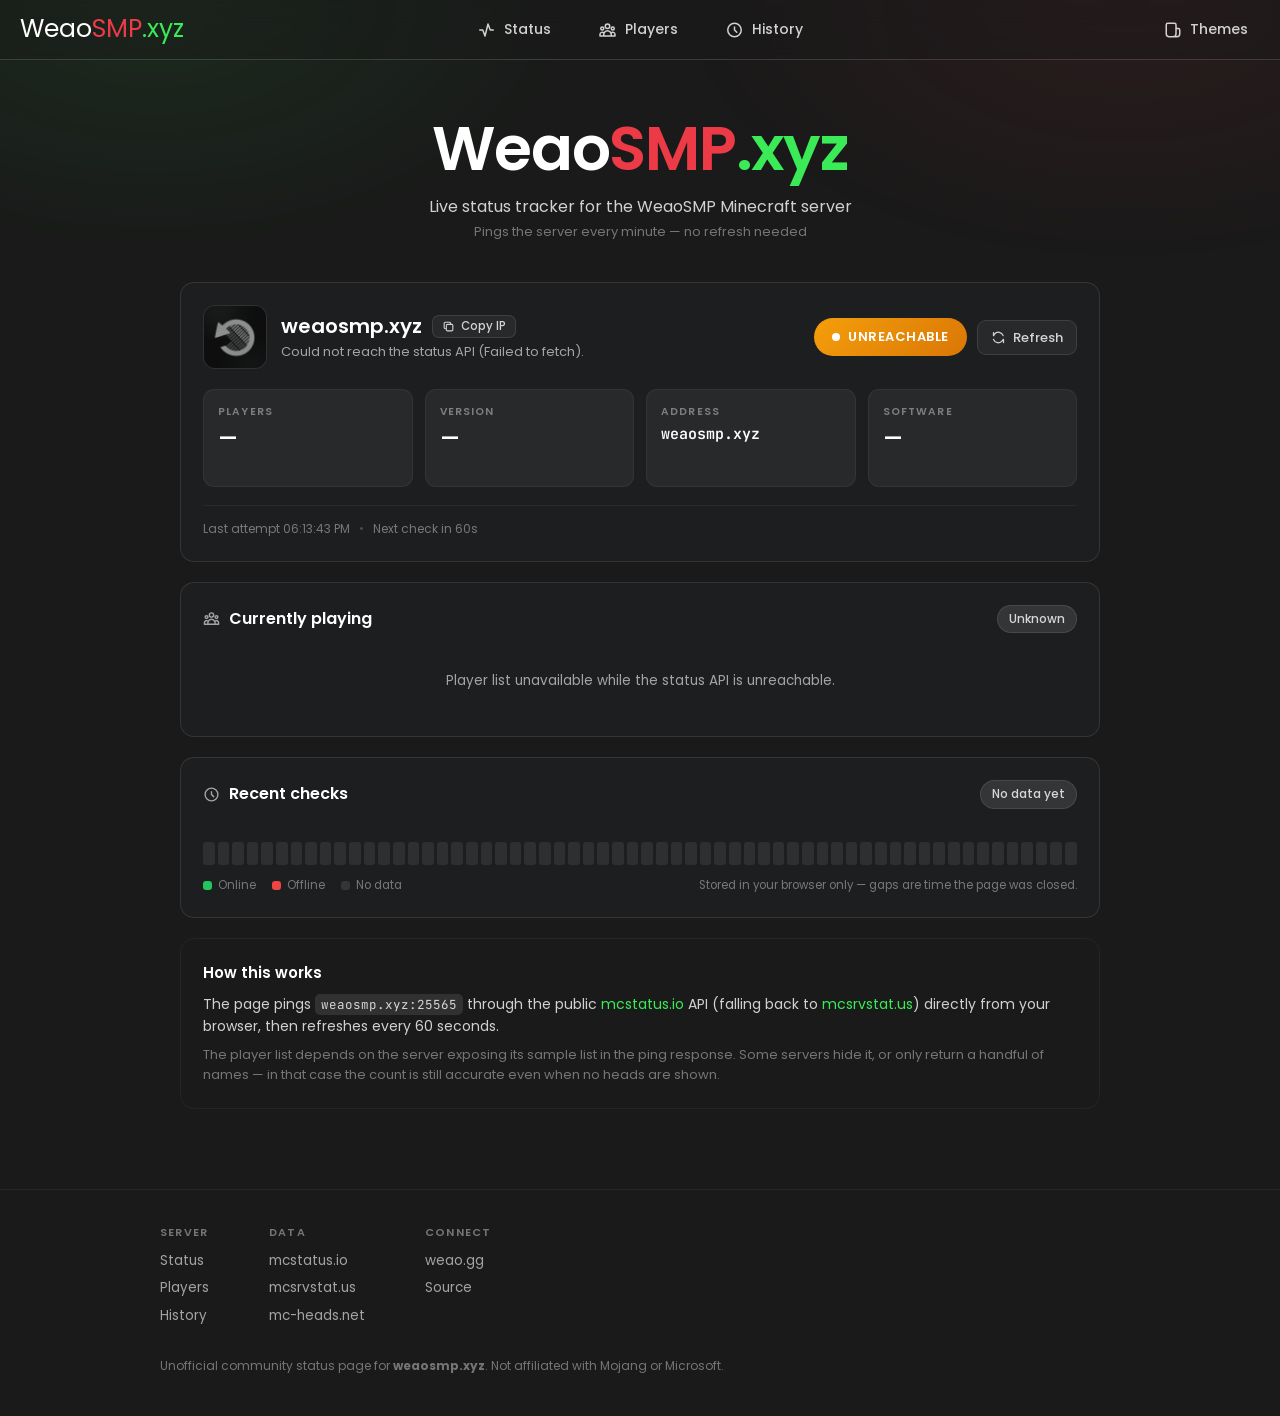
<file: index.html>
<!DOCTYPE html>
<html lang="en" class="dark" data-theme="dark">
<head>
<meta charset="utf-8" />
<meta name="viewport" content="width=device-width, initial-scale=1, maximum-scale=5, viewport-fit=cover" />
<title>WeaoSMP.xyz &mdash; Server Status</title>
<meta name="description" content="Live status for the weaosmp.xyz Minecraft server — who is playing right now, player count, version, MOTD and uptime history." />
<link rel="canonical" href="https://mireyacs.github.io/weaosmp-status/" />

<!-- Discord tints an embed's left bar with the first theme-color it finds, so
     that one is WEAO green. Browsers prefer a media-matched tag, which keeps
     the mobile address bar the same dark as the page. -->
<meta name="theme-color" content="#3bea57" />
<meta name="theme-color" content="#1a1a1a" media="(prefers-color-scheme: dark)" />
<meta name="theme-color" content="#1a1a1a" media="(prefers-color-scheme: light)" />

<!-- Open Graph — Discord, Slack, iMessage, Facebook. Absolute URLs only:
     scrapers do not resolve relative ones. -->
<meta property="og:site_name" content="WeaoSMP.xyz" />
<meta property="og:type" content="website" />
<meta property="og:url" content="https://mireyacs.github.io/weaosmp-status/" />
<meta property="og:title" content="WeaoSMP.xyz — Minecraft Server Status" />
<meta property="og:description" content="Live status for weaosmp.xyz — who is playing right now, player count, version, MOTD and uptime history. Refreshes every 60 seconds." />
<meta property="og:locale" content="en_US" />
<meta property="og:image" content="https://mireyacs.github.io/weaosmp-status/assets/img/og-image.png" />
<meta property="og:image:secure_url" content="https://mireyacs.github.io/weaosmp-status/assets/img/og-image.png" />
<meta property="og:image:type" content="image/png" />
<meta property="og:image:width" content="1200" />
<meta property="og:image:height" content="630" />
<meta property="og:image:alt" content="WeaoSMP.xyz — Minecraft server status tracker" />

<!-- Twitter/X card tags; Discord also reads twitter:card to decide between a
     thumbnail and a full-width image. -->
<meta name="twitter:card" content="summary_large_image" />
<meta name="twitter:title" content="WeaoSMP.xyz — Minecraft Server Status" />
<meta name="twitter:description" content="Live status for weaosmp.xyz — who is playing right now, player count, version, MOTD and uptime history." />
<meta name="twitter:image" content="https://mireyacs.github.io/weaosmp-status/assets/img/og-image.png" />
<meta name="twitter:image:alt" content="WeaoSMP.xyz — Minecraft server status tracker" />
<link rel="preconnect" href="https://fonts.googleapis.com" />
<link rel="preconnect" href="https://fonts.gstatic.com" crossorigin />
<link href="https://fonts.googleapis.com/css2?family=Poppins:wght@300;400;500;600;700&family=Rubik:wght@300;400;500;600;700&family=JetBrains+Mono:wght@400;500&display=swap" rel="stylesheet" />
<link rel="stylesheet" href="assets/css/style.css" />
<link rel="icon" href="assets/img/favicon.ico" sizes="any" />
<link rel="apple-touch-icon" href="assets/img/apple-touch-icon.png" />
</head>
<body class="antialiased dark" data-theme="dark">

<div class="bg-gradient" aria-hidden="true"></div>
<div class="rain" id="rain" aria-hidden="true"></div>

<header class="topbar">
  <div class="topbar-logo">
    <a class="logo" href="./"><span>Weao</span><span class="logo-red">SMP</span><span class="logo-green">.xyz</span></a>
  </div>

  <nav class="topbar-nav">
    <a class="nav-item" href="#status">
      <svg class="nav-icon" viewBox="0 0 24 24" fill="none" stroke="currentColor" stroke-width="2" aria-hidden="true"><path stroke-linecap="round" stroke-linejoin="round" d="M3 12h4l3 8 4-16 3 8h4"/></svg>
      <span data-i18n="nav.status">Status</span>
    </a>
    <a class="nav-item" href="#players">
      <svg class="nav-icon" viewBox="0 0 24 24" fill="none" stroke="currentColor" stroke-width="2" aria-hidden="true"><path stroke-linecap="round" stroke-linejoin="round" d="M17 20h5v-2a3 3 0 00-5.4-1.8M17 20H7m10 0v-2c0-.7-.1-1.3-.4-1.8M7 20H2v-2a3 3 0 015.4-1.8M7 20v-2c0-.7.1-1.3.4-1.8m0 0a5 5 0 019.2 0M15 7a3 3 0 11-6 0 3 3 0 016 0zm6 3a2 2 0 11-4 0 2 2 0 014 0zM7 10a2 2 0 11-4 0 2 2 0 014 0z"/></svg>
      <span data-i18n="nav.players">Players</span>
    </a>
    <a class="nav-item" href="#history">
      <svg class="nav-icon" viewBox="0 0 24 24" fill="none" stroke="currentColor" stroke-width="2" aria-hidden="true"><path stroke-linecap="round" stroke-linejoin="round" d="M12 8v4l3 3m6-3a9 9 0 11-18 0 9 9 0 0118 0z"/></svg>
      <span data-i18n="nav.history">History</span>
    </a>
  </nav>

  <div class="topbar-actions">
    <button class="nav-item theme-btn" id="theme-btn" type="button" data-i18n-aria-label="nav.themes" aria-label="Change theme" aria-haspopup="true" aria-expanded="false">
      <svg class="nav-icon" viewBox="0 0 24 24" fill="none" stroke="currentColor" stroke-width="2" aria-hidden="true"><path stroke-linecap="round" stroke-linejoin="round" d="M7 21a4 4 0 01-4-4V5a2 2 0 012-2h9a2 2 0 012 2v12a4 4 0 01-4 4H7zm0 0h10a4 4 0 004-4v-5a2 2 0 00-2-2h-2"/></svg>
      <span data-i18n="nav.themes">Themes</span>
    </button>
    <div class="theme-menu" id="theme-menu" role="menu" hidden></div>
  </div>
</header>

<main class="page">

  <section class="hero">
    <h1 class="hero-title"><span>Weao</span><span class="logo-red">SMP</span><span class="logo-green">.xyz</span></h1>
    <p class="hero-sub" data-i18n="hero.sub">Live status tracker for the WeaoSMP Minecraft server</p>
    <p class="hero-sub-alt" data-i18n="hero.subAlt">Pings the server every minute &mdash; no refresh needed</p>
  </section>

  <!-- ===== STATUS ===== -->
  <section id="status" class="card status-card" aria-busy="true">
    <div class="status-head">
      <div class="status-identity">
        <img class="server-icon is-down" id="server-icon" src="assets/img/server-icon.webp"
             alt="WeaoSMP server icon" width="64" height="64" />
        <div class="status-identity-text">
          <div class="status-host">
            <span id="host-label">weaosmp.xyz</span>
            <button class="copy-btn" id="copy-btn" type="button" data-i18n-title="status.copyTitle" title="Copy server address">
              <svg viewBox="0 0 24 24" fill="none" stroke="currentColor" stroke-width="2" aria-hidden="true"><path stroke-linecap="round" stroke-linejoin="round" d="M8 16H6a2 2 0 01-2-2V6a2 2 0 012-2h8a2 2 0 012 2v2m-6 12h8a2 2 0 002-2v-8a2 2 0 00-2-2h-8a2 2 0 00-2 2v8a2 2 0 002 2z"/></svg>
              <span data-i18n="status.copyIp">Copy IP</span>
            </button>
          </div>
          <div class="status-sub" id="status-sub" data-i18n="status.contacting">Contacting the server&hellip;</div>
        </div>
      </div>

      <div class="status-right">
        <span class="status-badge is-checking" id="status-badge">
          <span class="status-dot"></span><span id="status-badge-text" data-i18n="status.checking">Checking</span>
        </span>
        <button class="refresh-btn" id="refresh-btn" type="button" data-i18n-title="status.refreshTitle" title="Refresh now">
          <svg class="refresh-icon" viewBox="0 0 24 24" fill="none" stroke="currentColor" stroke-width="2" aria-hidden="true"><path stroke-linecap="round" stroke-linejoin="round" d="M4 4v5h.6M20 20v-5h-.6M19.4 9A8 8 0 005.6 6.6L4 9m0 6a8 8 0 0013.8 2.4L20 15"/></svg>
          <span id="refresh-label" data-i18n="status.refresh">Refresh</span>
        </button>
      </div>
    </div>

    <div class="motd-wrap" id="motd-wrap" hidden>
      <div class="motd-label" data-i18n="status.motd">MOTD</div>
      <pre class="motd" id="motd"></pre>
    </div>

    <div class="stat-grid" id="stat-grid">
      <div class="stat"><div class="stat-label" data-i18n="stat.players">Players</div><div class="stat-value" id="stat-players">&mdash;</div><div class="stat-meta" id="stat-players-meta">&nbsp;</div></div>
      <div class="stat"><div class="stat-label" data-i18n="stat.version">Version</div><div class="stat-value" id="stat-version">&mdash;</div><div class="stat-meta" id="stat-protocol">&nbsp;</div></div>
      <div class="stat"><div class="stat-label" data-i18n="stat.address">Address</div><div class="stat-value mono" id="stat-address">weaosmp.xyz</div><div class="stat-meta mono" id="stat-ip">&nbsp;</div></div>
      <div class="stat"><div class="stat-label" data-i18n="stat.software">Software</div><div class="stat-value" id="stat-software">&mdash;</div><div class="stat-meta" id="stat-plugins">&nbsp;</div></div>
    </div>

    <div class="capacity" id="capacity" hidden>
      <div class="capacity-head"><span data-i18n="status.capacity">Server capacity</span><span id="capacity-pct">0%</span></div>
      <div class="capacity-bar"><div class="capacity-fill" id="capacity-fill" style="width:0%"></div></div>
    </div>

    <div class="status-foot">
      <span id="last-checked">Never checked</span>
      <span class="dot-sep">&bull;</span>
      <span id="next-check"></span>
    </div>
  </section>

  <!-- ===== PLAYERS ===== -->
  <section id="players" class="card">
    <div class="card-head">
      <h2 class="card-title">
        <svg class="card-icon" viewBox="0 0 24 24" fill="none" stroke="currentColor" stroke-width="2" aria-hidden="true"><path stroke-linecap="round" stroke-linejoin="round" d="M17 20h5v-2a3 3 0 00-5.4-1.8M17 20H7m10 0v-2c0-.7-.1-1.3-.4-1.8M7 20H2v-2a3 3 0 015.4-1.8M7 20v-2c0-.7.1-1.3.4-1.8m0 0a5 5 0 019.2 0M15 7a3 3 0 11-6 0 3 3 0 016 0zm6 3a2 2 0 11-4 0 2 2 0 014 0zM7 10a2 2 0 11-4 0 2 2 0 014 0z"/></svg>
        <span data-i18n="players.title">Currently playing</span>
      </h2>
      <span class="pill" id="players-pill">&mdash;</span>
    </div>
    <div class="player-grid" id="player-grid"></div>
    <p class="empty" id="players-empty" data-i18n="players.waiting">Waiting for the first ping&hellip;</p>
  </section>

  <!-- ===== HISTORY ===== -->
  <section id="history" class="card">
    <div class="card-head">
      <h2 class="card-title">
        <svg class="card-icon" viewBox="0 0 24 24" fill="none" stroke="currentColor" stroke-width="2" aria-hidden="true"><path stroke-linecap="round" stroke-linejoin="round" d="M12 8v4l3 3m6-3a9 9 0 11-18 0 9 9 0 0118 0z"/></svg>
        <span data-i18n="history.title">Recent checks</span>
      </h2>
      <span class="pill" id="uptime-pill">&mdash;</span>
    </div>
    <div class="uptime-strip" id="uptime-strip"></div>
    <div class="uptime-legend">
      <span><i class="sw sw-up"></i> <span data-i18n="history.online">Online</span></span>
      <span><i class="sw sw-down"></i> <span data-i18n="history.offline">Offline</span></span>
      <span><i class="sw sw-none"></i> <span data-i18n="history.noData">No data</span></span>
      <span class="uptime-note" data-i18n="history.note">Stored in your browser only &mdash; gaps are time the page was closed.</span>
    </div>
    <div class="spark-wrap" id="spark-wrap" hidden>
      <div class="spark-head"><span data-i18n="history.spark">Player count over time</span><span id="spark-peak"></span></div>
      <svg class="spark" id="spark" viewBox="0 0 600 90" preserveAspectRatio="none" aria-hidden="true"></svg>
    </div>
  </section>

  <section class="how card card-quiet">
    <h2 class="card-title small" data-i18n="how.title">How this works</h2>
    <p data-i18n-html="how.body">The page pings <code>weaosmp.xyz:25565</code> through the public
      <a href="https://mcstatus.io" target="_blank" rel="noopener noreferrer">mcstatus.io</a> API
      (falling back to <a href="https://mcsrvstat.us" target="_blank" rel="noopener noreferrer">mcsrvstat.us</a>) directly from your browser,
      then refreshes every 60 seconds.</p>
    <p class="muted" data-i18n="how.caveat">The player list depends on the server exposing its sample list in the ping response. Some servers hide it, or only return a handful of names &mdash; in that case the count is still accurate even when no heads are shown.</p>
  </section>

</main>

<footer class="footer">
  <div class="footer-cols">
    <div class="footer-col">
      <h3 data-i18n="footer.server">Server</h3>
      <a href="#status" data-i18n="nav.status">Status</a>
      <a href="#players" data-i18n="nav.players">Players</a>
      <a href="#history" data-i18n="nav.history">History</a>
    </div>
    <div class="footer-col">
      <h3 data-i18n="footer.data">Data</h3>
      <a href="https://mcstatus.io" target="_blank" rel="noopener noreferrer">mcstatus.io</a>
      <a href="https://mcsrvstat.us" target="_blank" rel="noopener noreferrer">mcsrvstat.us</a>
      <a href="https://mc-heads.net" target="_blank" rel="noopener noreferrer">mc-heads.net</a>
    </div>
    <div class="footer-col">
      <h3 data-i18n="footer.connect">Connect</h3>
      <a href="https://weao.gg" target="_blank" rel="noopener noreferrer">weao.gg</a>
      <a href="https://github.com/mireyacs/weaosmp-status" target="_blank" rel="noopener noreferrer" data-i18n="footer.source">Source</a>
    </div>
  </div>
  <p class="footer-copy" data-i18n-html="footer.copy">Unofficial community status page for <strong>weaosmp.xyz</strong>. Not affiliated with Mojang or Microsoft.</p>
</footer>


<!-- Developer mode: hidden until "developermode" is typed. Kept dir="ltr" and
     untranslated on purpose — it is a debug surface, not part of the site. -->
<div class="dev-banner" id="dev-banner" dir="ltr" hidden>
  <span id="dev-banner-text"></span>
  <button type="button" id="dev-banner-reset">reset</button>
</div>

<aside class="dev-panel" id="dev-panel" dir="ltr" hidden aria-label="Developer tools">
  <header class="dev-head">
    <span class="dev-dot"></span>
    <span class="dev-title">Developer mode</span>
    <div class="dev-head-actions">
      <button type="button" class="dev-icon" id="dev-min" title="Collapse">&minus;</button>
      <button type="button" class="dev-icon" id="dev-close" title="Hide (stays unlocked)">&times;</button>
    </div>
  </header>

  <div class="dev-body" id="dev-body">
    <section class="dev-section">
      <h3>Server target</h3>
      <div class="dev-row">
        <input id="dev-host" class="dev-input" placeholder="hostname" spellcheck="false" autocomplete="off" autocapitalize="off" />
        <input id="dev-port" class="dev-input dev-port" placeholder="25565" inputmode="numeric" autocomplete="off" />
      </div>
      <div class="dev-row">
        <button type="button" class="dev-btn primary" id="dev-apply">Apply</button>
        <button type="button" class="dev-btn" id="dev-reset">Reset</button>
      </div>
      <p class="dev-hint" id="dev-target-hint"></p>
    </section>

    <section class="dev-section">
      <h3>Fetch</h3>
      <label class="dev-field">Source
        <select id="dev-source" class="dev-input">
          <option value="auto">auto (mcstatus.io, then mcsrvstat.us)</option>
          <option value="mcstatus">mcstatus.io only</option>
          <option value="mcsrvstat">mcsrvstat.us only</option>
        </select>
      </label>
      <label class="dev-field">Interval
        <span class="dev-inline"><input id="dev-interval" class="dev-input dev-port" type="number" min="5" max="600" step="5" /> s</span>
      </label>
      <div class="dev-row">
        <button type="button" class="dev-btn" id="dev-ping">Ping now</button>
      </div>
    </section>

    <section class="dev-section">
      <h3>Force UI state</h3>
      <div class="dev-row dev-wrap">
        <button type="button" class="dev-btn" data-force="off">Live</button>
        <button type="button" class="dev-btn" data-force="online">Online</button>
        <button type="button" class="dev-btn" data-force="offline">Offline</button>
        <button type="button" class="dev-btn" data-force="error">API error</button>
      </div>
      <p class="dev-hint">Renders the page against a synthetic response, so the offline server does not block UI work.</p>
    </section>

    <section class="dev-section">
      <h3>Last response</h3>
      <pre class="dev-json" id="dev-json">&mdash;</pre>
      <div class="dev-row">
        <button type="button" class="dev-btn" id="dev-copy-json">Copy JSON</button>
        <button type="button" class="dev-btn" id="dev-copy-diag">Copy diagnostics</button>
      </div>
    </section>

    <section class="dev-section">
      <h3>Diagnostics</h3>
      <dl class="dev-diag" id="dev-diag"></dl>
    </section>

    <section class="dev-section">
      <h3>Storage</h3>
      <div class="dev-row dev-wrap">
        <button type="button" class="dev-btn danger" id="dev-purge">Purge site cache</button>
        <button type="button" class="dev-btn" id="dev-clear-history">Clear history</button>
      </div>
      <p class="dev-hint">Purge drops saved history, theme, dev settings, Cache Storage and any service worker, then reloads past the HTTP cache.</p>
    </section>

    <footer class="dev-foot">
      <button type="button" class="dev-btn" id="dev-lock">Lock</button>
      <span class="dev-hint">type <code>developermode</code> to reopen</span>
    </footer>
  </div>
</aside>

<button class="to-top" id="to-top" type="button" data-i18n-aria-label="toTop.aria" data-i18n-title="toTop.title" aria-label="Scroll back to top" title="Back to top">
  <svg viewBox="0 0 24 24" fill="none" stroke="currentColor" stroke-width="2.2" aria-hidden="true"><path stroke-linecap="round" stroke-linejoin="round" d="M12 19V5m0 0l-7 7m7-7l7 7"/></svg>
</button>

<div class="toast" id="toast" role="status" aria-live="polite" hidden></div>

<script src="assets/js/app.js"></script>
</body>
</html>
</file>
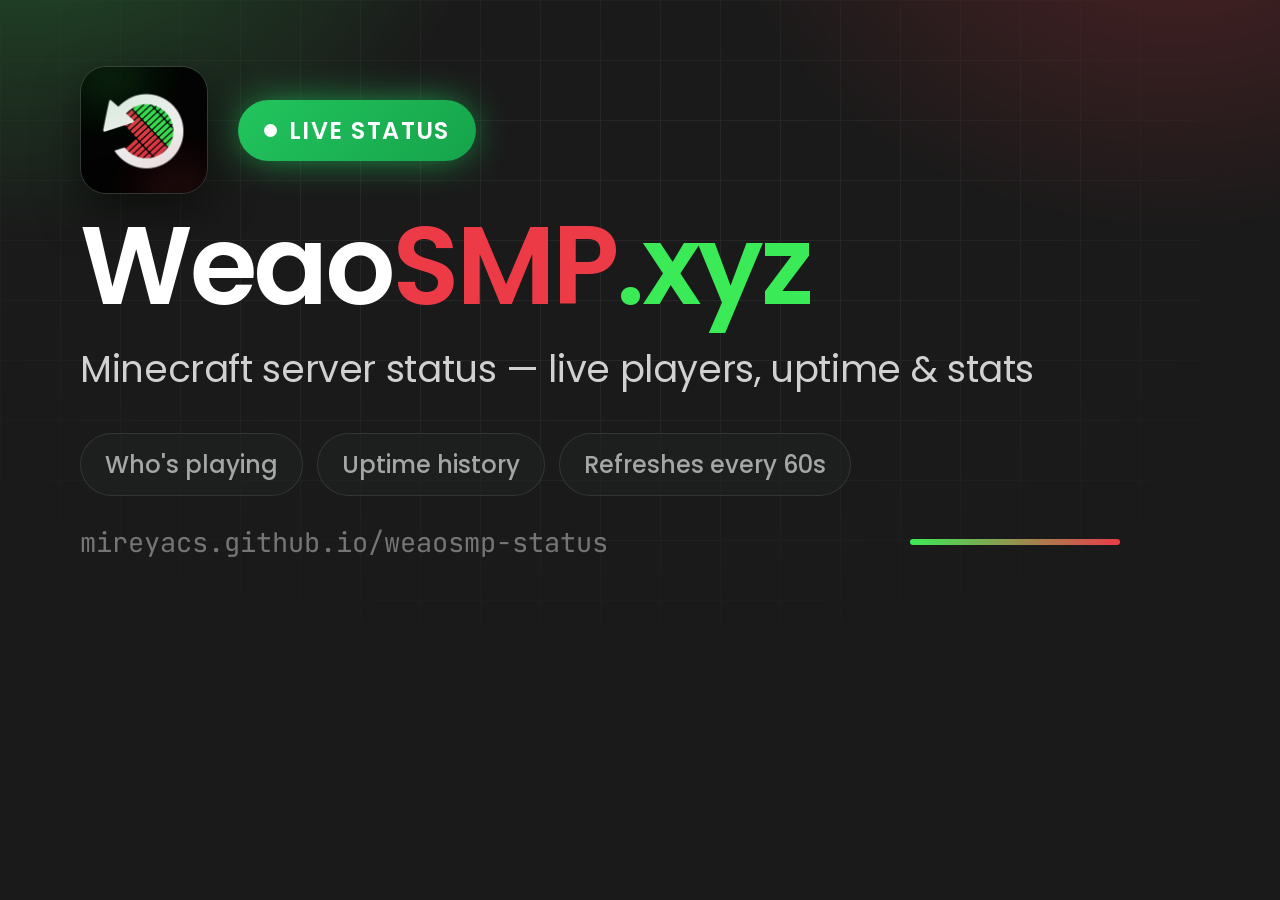
<file: tools/og-image.html>
<!DOCTYPE html>
<html lang="en">
<head>
<meta charset="utf-8" />
<title>WeaoSMP.xyz — social thumbnail source</title>
<!--
  Source for assets/img/og-image.png. Rendered at exactly 1200x630, the size
  Discord, Twitter/X, Slack and iMessage all expect for a large link preview.
  Regenerate with tools/render-og.sh after editing.
-->
<link rel="preconnect" href="https://fonts.googleapis.com" />
<link rel="preconnect" href="https://fonts.gstatic.com" crossorigin />
<link href="https://fonts.googleapis.com/css2?family=Poppins:wght@400;500;600;700&family=JetBrains+Mono:wght@500&display=swap" rel="stylesheet" />
<style>
  :root {
    --bg: #1a1a1a;
    --fg: #fff;
    --fg-alt: #fffc;
    --fg-muted: #fff9;
    --fg-subtle: #fff6;
    --green: #3bea57;
    --red: #ec3b47;
    --border: #ffffff1a;
    --card: #21242580;
  }
  * { box-sizing: border-box; margin: 0; padding: 0; }
  html, body { width: 1200px; height: 630px; }
  body {
    position: relative;
    overflow: hidden;
    background: var(--bg);
    color: var(--fg);
    font-family: "Poppins", system-ui, sans-serif;
    -webkit-font-smoothing: antialiased;
  }

  /* the site's own green/red glow, pushed a little brighter so it survives
     being scaled down to a few hundred pixels in a chat client */
  .glow {
    position: absolute;
    inset: -20% -10% auto -10%;
    height: 150%;
    opacity: .3;
    background:
      radial-gradient(52% 62% at 10% 0%, rgba(59, 234, 87, .85) 0%, transparent 62%),
      radial-gradient(52% 62% at 90% 0%, rgba(236, 59, 71, .85) 0%, transparent 62%);
  }
  .grid {
    position: absolute;
    inset: 0;
    opacity: .05;
    background-image:
      linear-gradient(to right, #fff 1px, transparent 1px),
      linear-gradient(to bottom, #fff 1px, transparent 1px);
    background-size: 60px 60px;
    mask-image: radial-gradient(70% 70% at 50% 40%, #000 30%, transparent 100%);
    -webkit-mask-image: radial-gradient(70% 70% at 50% 40%, #000 30%, transparent 100%);
  }

  .frame {
    position: relative;
    height: 100%;
    padding: 66px 80px 70px;
    display: flex;
    flex-direction: column;
    justify-content: space-between;
  }

  .top { display: flex; align-items: center; gap: 30px; }
  .icon {
    width: 128px; height: 128px;
    border-radius: 26px;
    border: 1px solid var(--border);
    object-fit: cover;
    flex-shrink: 0;
    box-shadow: 0 18px 44px rgba(0, 0, 0, .5);
  }
  .badge {
    display: inline-flex;
    align-items: center;
    gap: 12px;
    padding: 13px 26px;
    border-radius: 999px;
    background: linear-gradient(135deg, #22c55e, #16a34a);
    box-shadow: 0 0 40px -8px #22c55e;
    font-size: 24px;
    font-weight: 600;
    letter-spacing: .06em;
    text-transform: uppercase;
  }
  .badge i {
    width: 13px; height: 13px;
    border-radius: 50%;
    background: #fff;
    display: block;
  }

  h1 {
    font-size: 110px;
    font-weight: 600;
    letter-spacing: -.03em;
    line-height: 1;
  }
  .red { color: var(--red); }
  .green { color: var(--green); }

  .sub {
    margin-top: 20px;
    font-size: 37px;
    font-weight: 400;
    color: var(--fg-alt);
    letter-spacing: -.01em;
  }

  .chips { display: flex; gap: 14px; margin-top: 36px; }
  .chip {
    padding: 13px 24px;
    border-radius: 999px;
    border: 1px solid var(--border);
    background: var(--card);
    font-size: 24px;
    font-weight: 500;
    color: var(--fg-muted);
  }

  .foot {
    display: flex;
    align-items: center;
    justify-content: space-between;
    padding-top: 12px;
  }
  .url {
    font-family: "JetBrains Mono", monospace;
    font-size: 27px;
    color: var(--fg-subtle);
  }
  .rule {
    height: 6px;
    width: 210px;
    border-radius: 999px;
    background: linear-gradient(90deg, var(--green), var(--red));
  }
</style>
</head>
<body>
  <div class="glow"></div>
  <div class="grid"></div>

  <div class="frame">
    <div class="top">
      <img class="icon" src="../assets/img/server-icon.webp" alt="" />
      <span class="badge"><i></i> Live Status</span>
    </div>

    <div>
      <h1>Weao<span class="red">SMP</span><span class="green">.xyz</span></h1>
      <p class="sub">Minecraft server status &mdash; live players, uptime &amp; stats</p>
      <div class="chips">
        <span class="chip">Who's playing</span>
        <span class="chip">Uptime history</span>
        <span class="chip">Refreshes every 60s</span>
      </div>
    </div>

    <div class="foot">
      <span class="url">mireyacs.github.io/weaosmp-status</span>
      <span class="rule"></span>
    </div>
  </div>
</body>
</html>
</file>
<file: assets/css/style.css>
/* ==========================================================================
   WeaoSMP.xyz status page
   Theme tokens mirror the WEAO (weao.gg) design system.
   ========================================================================== */

:root {
  --font-poppins: "Poppins", ui-sans-serif, system-ui, sans-serif;
  --font-mono: "JetBrains Mono", ui-monospace, SFMono-Regular, Menlo, Consolas, monospace;

  --gradient-opacity: .5;
  --weao-green: #3bea57;
  --weao-red: #ec3b47;

  --status-updated-start: #22c55e;
  --status-updated-end: #16a34a;
  --status-outdated-start: #ef4444;
  --status-outdated-end: #dc2626;

  --badge-blue-bg: #2563eb;
  --badge-gray-bg: #6b7280;
  --badge-green-bg: #16a34a;
  --badge-purple-bg: #7c3aed;

  --warning-yellow-bg: #f59e0b1a;
  --warning-yellow-border: #f59e0b;
}

/* --- Themes, lifted verbatim from the WEAO design system --- */

html[data-theme="dark"],
body[data-theme="dark"] {
  --background: #1a1a1a;
  --background-alt: #000;
  --background-secondary: #2124257c;
  --foreground: #fff;
  --foreground-alt: #fffc;
  --foreground-muted: #fff9;
  --foreground-subtle: #fff6;
  --border-primary: #ffffff1a;
  --border-secondary: #ffffff0d;
  --topbar-bg: #191a1a66;
  --topbar-border: #ffffff26;
  --logo-foreground: var(--foreground);
  --interactive-primary: #ffffff0d;
  --interactive-primary-hover: #ffffff14;
  --interactive-secondary: #ffffff1a;
  --interactive-secondary-hover: #ffffff26;
  --interactive-selected: #3bea5726;
  --gradient-color-1: rgba(59,234,87,var(--gradient-opacity));
  --gradient-color-2: rgba(236,59,71,var(--gradient-opacity));
  --scrollbar-thumb: #ffffff26;
  --scrollbar-thumb-hover: #ffffff40;
}

html[data-theme="amoled"],
body[data-theme="amoled"] {
  --weao-green: gray;
  --weao-red: gray;
  --background: #000;
  --background-alt: #000;
  --background-secondary: #0a0a0a;
  --foreground: #fff;
  --foreground-alt: #d0d0d0cc;
  --foreground-muted: #d0d0d099;
  --foreground-subtle: #d0d0d066;
  --border-primary: #ffffff14;
  --border-secondary: #ffffff0a;
  --topbar-bg: #0006;
  --topbar-border: #ffffff1a;
  --logo-foreground: #fff;
  --interactive-primary: #ffffff08;
  --interactive-primary-hover: #ffffff0f;
  --interactive-secondary: #ffffff14;
  --interactive-secondary-hover: #ffffff1f;
  --interactive-selected: #64646433;
  --gradient-color-1: rgba(80,80,80,var(--gradient-opacity));
  --gradient-color-2: rgba(60,60,60,var(--gradient-opacity));
  --scrollbar-thumb: #ffffff1a;
  --scrollbar-thumb-hover: #ffffff26;
}

html[data-theme="kyoto"],
body[data-theme="kyoto"] {
  --weao-green: #d1d9f9;
  --weao-red: #d1d9f9;
  --background: #171821;
  --background-alt: #1a1b26;
  --background-secondary: #1a1b26;
  --foreground: #d1d9f9;
  --foreground-alt: #5d5f6fcc;
  --foreground-muted: #5d5f6f99;
  --foreground-subtle: #5d5f6f66;
  --border-primary: #5d5f6f38;
  --border-secondary: #5d5f6f1c;
  --topbar-bg: #171821cc;
  --topbar-border: #ffffff26;
  --logo-foreground: #fff;
  --interactive-primary: #2c2d3f54;
  --interactive-primary-hover: #2c2d3f8c;
  --interactive-secondary: #2c2e41;
  --interactive-secondary-hover: #373950;
  --interactive-selected: #8990af3d;
  --gradient-color-1: rgba(209,217,249,var(--gradient-opacity));
  --gradient-color-2: rgba(94,102,119,var(--gradient-opacity));
  --scrollbar-thumb: #5d5f6f38;
  --scrollbar-thumb-hover: #d1d9f980;
}

html[data-theme="light"],
body[data-theme="light"] {
  --weao-green: #3bea57;
  --weao-red: #ec3b47;
  --background: #f5f5f5;
  --background-alt: #fff;
  --background-secondary: #0000000d;
  --foreground: #121212;
  --foreground-alt: #000c;
  --foreground-muted: #0009;
  --foreground-subtle: #0006;
  --border-primary: #0000001a;
  --border-secondary: #0000000d;
  --topbar-bg: #ffffff50;
  --topbar-border: #00000014;
  --logo-foreground: var(--foreground);
  --interactive-primary: #0000000d;
  --interactive-primary-hover: #00000014;
  --interactive-secondary: #00000014;
  --interactive-secondary-hover: #0000001f;
  --interactive-selected: #3bea5726;
  --gradient-color-1: rgba(59,234,87,var(--gradient-opacity));
  --gradient-color-2: rgba(236,59,71,var(--gradient-opacity));
  --scrollbar-thumb: #00000026;
  --scrollbar-thumb-hover: #00000040;
}

html[data-theme="voxlis"],
body[data-theme="voxlis"] {
  --weao-green: #dc2626;
  --weao-red: #dc2626;
  --background: #000;
  --background-alt: #000;
  --background-secondary: #0707077c;
  --foreground: #fff;
  --foreground-alt: #fffc;
  --foreground-muted: #fff9;
  --foreground-subtle: #fff6;
  --border-primary: #ffffff1a;
  --border-secondary: #ffffff0d;
  --topbar-bg: #0000002d;
  --topbar-border: #ffffff26;
  --logo-foreground: var(--foreground);
  --interactive-primary: #ffffff0d;
  --interactive-primary-hover: #ffffff14;
  --interactive-secondary: #ffffff1a;
  --interactive-secondary-hover: #ffffff26;
  --interactive-selected: #dc262626;
  --gradient-color-1: rgba(220,38,38,var(--gradient-opacity));
  --gradient-color-2: rgba(0,0,0,var(--gradient-opacity));
  --scrollbar-thumb: #ffffff26;
  --scrollbar-thumb-hover: #ffffff40;
}

html[data-theme="pulsery"],
body[data-theme="pulsery"] {
  --gradient-opacity: .2;
  --weao-green: #6366f1;
  --weao-red: #6366f1;
  --background: #0a0a0f;
  --background-alt: #0a0a0f;
  --background-secondary: #0a0a0fe6;
  --foreground: #fff;
  --foreground-alt: #fffc;
  --foreground-muted: #fff9;
  --foreground-subtle: #fff6;
  --border-primary: #6366f11f;
  --border-secondary: #6365f113;
  --topbar-bg: #191a1a38;
  --topbar-border: #0a0a0f42;
  --logo-foreground: #8b5cf6;
  --interactive-primary: #18182093;
  --interactive-primary-hover: #22223071;
  --interactive-secondary: #161625;
  --interactive-secondary-hover: #4b4cb140;
  --interactive-selected: #6366f133;
  --gradient-color-1: rgba(99,102,241,var(--gradient-opacity));
  --gradient-color-2: rgba(99,102,241,var(--gradient-opacity));
  --scrollbar-thumb: #ffffff26;
  --scrollbar-thumb-hover: #ffffff40;
}

html[data-theme="sirmeme"],
body[data-theme="sirmeme"] {
  --weao-green: #ff00d8;
  --weao-red: #35ff03;
  --background: #000;
  --background-alt: #000;
  --background-secondary: #0b0c0c7c;
  --foreground: #fff;
  --foreground-alt: #fffc;
  --foreground-muted: #fff9;
  --foreground-subtle: #fff6;
  --border-primary: #ffffff1a;
  --border-secondary: #ffffff0d;
  --topbar-bg: #0006;
  --topbar-border: #ffffff26;
  --logo-foreground: var(--foreground);
  --interactive-primary: #ffffff0d;
  --interactive-primary-hover: #ffffff14;
  --interactive-secondary: #ffffff1a;
  --interactive-secondary-hover: #ffffff26;
  --interactive-selected: #ff00d826;
  --gradient-color-1: rgba(53,255,3,var(--gradient-opacity));
  --gradient-color-2: rgba(255,0,216,var(--gradient-opacity));
  --scrollbar-thumb: #ffffff26;
  --scrollbar-thumb-hover: #ffffff40;
}

html[data-theme="revision"],
body[data-theme="revision"] {
  --weao-green: #3bea57;
  --weao-red: #ec3b47;
  --background: #0f0f14;
  --background-alt: #0a0a0c;
  --background-secondary: #0f0f14;
  --foreground: #e0e0e0;
  --foreground-alt: #e0e0e0cc;
  --foreground-muted: #e0e0e099;
  --foreground-subtle: #e0e0e066;
  --border-primary: #e0e0e014;
  --border-secondary: #22222f;
  --topbar-bg: #1d0e13b7;
  --topbar-border: #e06c751a;
  --logo-foreground: var(--foreground);
  --interactive-primary: #16161e;
  --interactive-primary-hover: #16161e;
  --interactive-secondary: #ffffff0a;
  --interactive-secondary-hover: #ffffff0f;
  --interactive-selected: #3bea571a;
  --gradient-color-1: rgba(224,108,117,var(--gradient-opacity));
  --gradient-color-2: rgba(10,10,10,var(--gradient-opacity));
  --scrollbar-thumb: #e06c7533;
  --scrollbar-thumb-hover: #e06c754d;
}

html[data-theme="israel"],
body[data-theme="israel"] {
  --weao-green: #0038b8;
  --weao-red: #0038b8;
  --background: #f2f6fd;
  --background-alt: #fff;
  --background-secondary: #ffffffcc;
  --foreground: #0b1e46;
  --foreground-alt: #0b1e46cc;
  --foreground-muted: #0b1e4699;
  --foreground-subtle: #0b1e4666;
  --border-primary: #0038b826;
  --border-secondary: #0038b814;
  --topbar-bg: #ffffff8c;
  --topbar-border: #0038b826;
  --logo-foreground: #0b1e46;
  --interactive-primary: #0038b80d;
  --interactive-primary-hover: #0038b814;
  --interactive-secondary: #0038b81a;
  --interactive-secondary-hover: #0038b826;
  --interactive-selected: #0038b826;
  --gradient-color-1: rgba(0, 56, 184, var(--gradient-opacity));
  --gradient-color-2: rgba(0, 56, 184, var(--gradient-opacity));
  --scrollbar-thumb: #0038b833;
  --scrollbar-thumb-hover: #0038b84d;
}

html[data-theme="ball20"],
body[data-theme="ball20"] {
  --weao-green: #000;
  --weao-red: #000;
  --background: #fff;
  --background-alt: #fff;
  --background-secondary: #fff;
  --foreground: #000;
  --foreground-alt: #000c;
  --foreground-muted: #0009;
  --foreground-subtle: #0006;
  --border-primary: #0000001a;
  --border-secondary: #0000000d;
  --topbar-bg: #ffffffe6;
  --topbar-border: #0000001a;
  --logo-foreground: #000;
  --interactive-primary: #0000000d;
  --interactive-primary-hover: #00000014;
  --interactive-secondary: #0000001a;
  --interactive-secondary-hover: #00000026;
  --interactive-selected: #00000026;
  --gradient-color-1: rgba(0,0,0,var(--gradient-opacity));
  --gradient-color-2: rgba(0,0,0,var(--gradient-opacity));
  --scrollbar-thumb: #00000026;
  --scrollbar-thumb-hover: #00000040;
}

/* ========================================================================== */

*, *::before, *::after { box-sizing: border-box; }

html { scroll-behavior: smooth; scroll-padding-top: 84px; }

body {
  margin: 0;
  min-height: 100vh;
  background: var(--background);
  color: var(--foreground);
  font-family: var(--font-poppins);
  font-size: 14px;
  line-height: 1.55;
  -webkit-font-smoothing: antialiased;
  -moz-osx-font-smoothing: grayscale;
  transition: background .25s ease, color .25s ease;
}

.bg-gradient {
  position: fixed;
  inset: 0 0 auto 0;
  height: 620px;
  pointer-events: none;
  z-index: 0;
  opacity: .16;
  background:
    radial-gradient(58% 70% at 12% 0%, var(--gradient-color-1) 0%, transparent 62%),
    radial-gradient(58% 70% at 88% 0%, var(--gradient-color-2) 0%, transparent 62%);
}

::-webkit-scrollbar { width: 10px; height: 10px; }
::-webkit-scrollbar-track { background: transparent; }
::-webkit-scrollbar-thumb { background: var(--scrollbar-thumb); border-radius: 8px; }
::-webkit-scrollbar-thumb:hover { background: var(--scrollbar-thumb-hover); }

a { color: inherit; }
code, .mono { font-family: var(--font-mono); }

/* ===== Topbar ===== */
.topbar {
  position: fixed;
  top: 0; left: 0;
  width: 100%;
  height: 60px;
  display: flex;
  align-items: center;
  justify-content: space-between;
  padding: 0 20px;
  z-index: 100;
  background: var(--topbar-bg);
  border-bottom: 1px solid var(--topbar-border);
  backdrop-filter: blur(12px);
  -webkit-backdrop-filter: blur(12px);
}

.topbar-logo { display: flex; align-items: center; flex-shrink: 0; }

.logo {
  font-size: 25px;
  font-weight: 400;
  color: var(--logo-foreground);
  text-decoration: none;
  transition: opacity .2s ease;
  white-space: nowrap;
}
.logo:hover { opacity: .8; }
.logo-green { color: var(--weao-green); }
.logo-red { color: var(--weao-red); }

.topbar-nav {
  position: absolute;
  left: 50%;
  transform: translateX(-50%);
  display: flex;
  gap: 24px;
}

.nav-item {
  display: flex;
  align-items: center;
  gap: 8px;
  padding: 6px 12px;
  border-radius: 8px;
  text-decoration: none;
  color: var(--foreground);
  font-size: 14px;
  font-weight: 500;
  font-family: var(--font-poppins);
  background: none;
  border: none;
  cursor: pointer;
  opacity: .8;
  transition: background .2s ease, opacity .2s ease;
}
.nav-item:hover { opacity: 1; background: var(--interactive-primary-hover); }
.nav-icon { width: 18px; height: 18px; flex-shrink: 0; }

.topbar-actions { position: relative; flex-shrink: 0; }

.theme-menu {
  position: absolute;
  right: 0;
  top: calc(100% + 10px);
  min-width: 186px;
  max-height: min(70vh, 420px);
  overflow-y: auto;
  padding: 6px;
  border-radius: 12px;
  background: var(--background);
  border: 1px solid var(--border-primary);
  box-shadow: 0 18px 40px rgba(0, 0, 0, .45);
  display: flex;
  flex-direction: column;
  gap: 2px;
}
.theme-menu[hidden] { display: none; }
/* Labels are deliberately theme-independent: one dark grey on every palette,
   so the list never inherits a colour from the theme it is offering. */
.theme-option {
  display: flex;
  align-items: center;
  gap: 10px;
  padding: 8px 10px;
  border: 1px solid transparent;
  border-radius: 8px;
  background: none;
  color: #7f7f7f;
  font: 500 13px/1 var(--font-poppins);
  text-align: left;
  cursor: pointer;
  transition: background .15s ease, color .15s ease, border-color .15s ease;
}
.theme-option:hover { background: var(--interactive-primary-hover); color: #9c9c9c; }
.theme-option[aria-checked="true"] {
  background: var(--interactive-selected);
  border-color: var(--weao-green);
  color: #fff;
  font-weight: 600;
}
/* …pure black instead of pure white on the light palettes */
html[data-theme="light"] .theme-option[aria-checked="true"],
html[data-theme="israel"] .theme-option[aria-checked="true"],
html[data-theme="ball20"] .theme-option[aria-checked="true"] { color: #000; }
.theme-swatch {
  width: 15px; height: 15px;
  border-radius: 4px;
  border: 1px solid var(--border-primary);
  flex-shrink: 0;
}

/* ===== Layout ===== */
.page {
  position: relative;
  z-index: 1;
  max-width: 960px;
  margin: 0 auto;
  padding: 60px 20px 40px;
}

.hero { text-align: center; padding: 56px 0 40px; }
.hero-title {
  margin: 0;
  font-size: clamp(38px, 8vw, 62px);
  font-weight: 600;
  letter-spacing: -.02em;
  line-height: 1.05;
}
.hero-sub { margin: 14px 0 2px; font-size: 16px; color: var(--foreground-alt); }
.hero-sub-alt { margin: 0; font-size: 13px; color: var(--foreground-subtle); }

/* ===== Cards ===== */
.card {
  background: var(--background-secondary);
  border: 1px solid var(--border-primary);
  border-radius: 14px;
  padding: 22px;
  margin-bottom: 20px;
  scroll-margin-top: 80px;
}
.card-quiet { background: transparent; border-color: var(--border-secondary); }

.card-head {
  display: flex;
  align-items: center;
  justify-content: space-between;
  gap: 12px;
  margin-bottom: 16px;
}
.card-title {
  display: flex;
  align-items: center;
  gap: 9px;
  margin: 0;
  font-size: 16px;
  font-weight: 600;
}
.card-title.small { font-size: 15px; margin-bottom: 10px; }
.card-icon { width: 17px; height: 17px; color: var(--foreground-muted); }

.pill {
  padding: 4px 11px;
  border-radius: 999px;
  background: var(--interactive-secondary);
  border: 1px solid var(--border-primary);
  font-size: 12px;
  font-weight: 500;
  color: var(--foreground-alt);
  white-space: nowrap;
}

/* ===== Status card ===== */
.status-head {
  display: flex;
  align-items: center;
  justify-content: space-between;
  gap: 18px;
  flex-wrap: wrap;
}
.status-identity { display: flex; align-items: center; gap: 14px; min-width: 0; }

.server-icon {
  width: 64px; height: 64px;
  border-radius: 12px;
  border: 1px solid var(--border-primary);
  background: var(--interactive-primary);
  object-fit: cover;
  flex-shrink: 0;
  transition: filter .35s ease, opacity .35s ease;
}
.server-icon.is-down {
  filter: grayscale(1);
  opacity: .55;
}

.status-host {
  display: flex;
  align-items: center;
  gap: 10px;
  font-size: 20px;
  font-weight: 600;
  flex-wrap: wrap;
}
.status-sub { font-size: 13px; color: var(--foreground-muted); }

.copy-btn {
  display: inline-flex;
  align-items: center;
  gap: 6px;
  padding: 4px 9px;
  border-radius: 7px;
  border: 1px solid var(--border-primary);
  background: var(--interactive-primary);
  color: var(--foreground-alt);
  font: 500 11.5px/1 var(--font-poppins);
  cursor: pointer;
  transition: background .18s ease, color .18s ease;
}
.copy-btn:hover { background: var(--interactive-secondary-hover); color: var(--foreground); }
.copy-btn svg { width: 13px; height: 13px; }

.status-right { display: flex; align-items: center; gap: 10px; }

.status-badge {
  display: inline-flex;
  align-items: center;
  gap: 8px;
  padding: 9px 18px;
  border-radius: 999px;
  font-size: 13px;
  font-weight: 600;
  letter-spacing: .04em;
  text-transform: uppercase;
  color: #fff;
  white-space: nowrap;
}
.status-badge.is-online {
  background: linear-gradient(135deg, var(--status-updated-start), var(--status-updated-end));
  box-shadow: 0 0 22px -6px var(--status-updated-start);
}
.status-badge.is-offline {
  background: linear-gradient(135deg, var(--status-outdated-start), var(--status-outdated-end));
  box-shadow: 0 0 22px -6px var(--status-outdated-start);
}
.status-badge.is-checking {
  background: var(--interactive-secondary);
  border: 1px solid var(--border-primary);
  color: var(--foreground-muted);
}
.status-badge.is-error {
  background: linear-gradient(135deg, #f59e0b, #d97706);
}

.status-dot {
  width: 8px; height: 8px;
  border-radius: 50%;
  background: currentColor;
  box-shadow: 0 0 0 0 currentColor;
}
.status-badge.is-online .status-dot { animation: pulse 2s infinite; }
@keyframes pulse {
  0%   { box-shadow: 0 0 0 0 rgba(255, 255, 255, .7); }
  70%  { box-shadow: 0 0 0 7px rgba(255, 255, 255, 0); }
  100% { box-shadow: 0 0 0 0 rgba(255, 255, 255, 0); }
}

.refresh-btn {
  display: inline-flex;
  align-items: center;
  gap: 7px;
  padding: 9px 13px;
  border-radius: 9px;
  border: 1px solid var(--border-primary);
  background: var(--interactive-primary);
  color: var(--foreground-alt);
  font: 500 13px/1 var(--font-poppins);
  cursor: pointer;
  transition: background .18s ease, color .18s ease;
}
.refresh-btn:hover:not(:disabled) { background: var(--interactive-secondary-hover); color: var(--foreground); }
.refresh-btn:disabled { opacity: .55; cursor: default; }
.refresh-icon { width: 15px; height: 15px; }
.refresh-btn.is-loading .refresh-icon { animation: spin .9s linear infinite; }
@keyframes spin { to { transform: rotate(360deg); } }

/* MOTD */
.motd-wrap {
  margin-top: 20px;
  padding: 14px 16px;
  border-radius: 11px;
  background: var(--background-alt);
  border: 1px solid var(--border-secondary);
}
.motd-label {
  font-size: 10.5px;
  font-weight: 600;
  letter-spacing: .11em;
  text-transform: uppercase;
  color: var(--foreground-subtle);
  margin-bottom: 7px;
}
.motd {
  margin: 0;
  font-family: var(--font-mono);
  font-size: 13.5px;
  line-height: 1.6;
  white-space: pre-wrap;
  word-break: break-word;
  color: var(--foreground);
}
.minecraft-format-obfuscated { animation: obf .6s steps(2) infinite; }
@keyframes obf { 50% { opacity: .35; } }

/* Stats */
.stat-grid {
  margin-top: 20px;
  display: grid;
  grid-template-columns: repeat(auto-fit, minmax(160px, 1fr));
  gap: 12px;
}
.stat {
  padding: 14px;
  border-radius: 11px;
  background: var(--interactive-primary);
  border: 1px solid var(--border-secondary);
}
.stat-label {
  font-size: 10.5px;
  font-weight: 600;
  letter-spacing: .11em;
  text-transform: uppercase;
  color: var(--foreground-subtle);
}
.stat-value {
  margin-top: 5px;
  font-size: 21px;
  font-weight: 600;
  line-height: 1.2;
  word-break: break-word;
}
.stat-value.mono { font-size: 15px; }
.stat-meta {
  margin-top: 3px;
  font-size: 12px;
  color: var(--foreground-muted);
  word-break: break-word;
}

/* Capacity bar */
.capacity { margin-top: 18px; }
.capacity-head {
  display: flex;
  justify-content: space-between;
  font-size: 12px;
  color: var(--foreground-muted);
  margin-bottom: 7px;
}
.capacity-bar {
  height: 7px;
  border-radius: 999px;
  background: var(--interactive-secondary);
  overflow: hidden;
}
.capacity-fill {
  height: 100%;
  border-radius: 999px;
  background: linear-gradient(90deg, var(--status-updated-start), var(--status-updated-end));
  transition: width .5s cubic-bezier(.4, 0, .2, 1);
}

.status-foot {
  margin-top: 18px;
  padding-top: 14px;
  border-top: 1px solid var(--border-secondary);
  display: flex;
  align-items: center;
  gap: 9px;
  flex-wrap: wrap;
  font-size: 12px;
  color: var(--foreground-subtle);
}
.dot-sep { opacity: .5; }

/* ===== Players ===== */
.player-grid {
  display: grid;
  grid-template-columns: repeat(auto-fill, minmax(168px, 1fr));
  gap: 10px;
}
.player {
  display: flex;
  align-items: center;
  gap: 10px;
  padding: 9px 11px;
  border-radius: 10px;
  background: var(--interactive-primary);
  border: 1px solid var(--border-secondary);
  transition: background .18s ease, transform .18s ease, border-color .18s ease;
}
.player-text { min-width: 0; flex: 1; }
.player:hover {
  background: var(--interactive-primary-hover);
  border-color: var(--border-primary);
  transform: translateY(-1px);
}
.player-head {
  width: 32px; height: 32px;
  border-radius: 7px;
  image-rendering: pixelated;
  background: var(--interactive-secondary);
  flex-shrink: 0;
}
.player-name {
  min-width: 0;
  font-size: 13.5px;
  font-weight: 500;
  overflow: hidden;
  text-overflow: ellipsis;
  white-space: nowrap;
}
.player-tag { font-size: 11px; color: var(--foreground-subtle); }

.empty {
  margin: 0;
  padding: 22px 4px;
  text-align: center;
  font-size: 13.5px;
  color: var(--foreground-muted);
}

/* ===== Uptime ===== */
.uptime-strip {
  display: flex;
  gap: 3px;
  align-items: flex-end;
  height: 40px;
}
.uptime-cell {
  flex: 1;
  min-width: 3px;
  height: 100%;
  border-radius: 3px;
  background: var(--interactive-secondary);
  transition: transform .15s ease, filter .15s ease;
}
.uptime-cell:hover { transform: scaleY(1.08); filter: brightness(1.25); }
/* Stretches with no measurement — before the first check, or while the page
   was closed — sit lower than real checks so an absence reads as a gap. */
.uptime-cell.none { height: 58%; opacity: .75; }
.uptime-cell.up { background: linear-gradient(180deg, var(--status-updated-start), var(--status-updated-end)); }
.uptime-cell.down { background: linear-gradient(180deg, var(--status-outdated-start), var(--status-outdated-end)); }

.uptime-legend {
  margin-top: 12px;
  display: flex;
  align-items: center;
  gap: 16px;
  flex-wrap: wrap;
  font-size: 11.5px;
  color: var(--foreground-subtle);
}
.uptime-legend span { display: inline-flex; align-items: center; gap: 6px; }
.sw { width: 9px; height: 9px; border-radius: 3px; display: inline-block; }
.sw-up { background: var(--status-updated-start); }
.sw-down { background: var(--status-outdated-start); }
.sw-none { background: var(--interactive-secondary); }
.uptime-note { margin-left: auto; }

.spark-wrap {
  margin-top: 20px;
  padding-top: 16px;
  border-top: 1px solid var(--border-secondary);
}
.spark-head {
  display: flex;
  justify-content: space-between;
  font-size: 11.5px;
  color: var(--foreground-subtle);
  margin-bottom: 8px;
}
.spark { width: 100%; height: 90px; display: block; overflow: visible; }

/* ===== How / footer ===== */
.how p { margin: 0 0 8px; color: var(--foreground-alt); }
.how p.muted { margin-bottom: 0; color: var(--foreground-subtle); font-size: 13px; }
.how a { color: var(--weao-green); text-decoration: none; }
.how a:hover { text-decoration: underline; }
.how code {
  padding: 2px 6px;
  border-radius: 5px;
  background: var(--interactive-secondary);
  font-size: 12.5px;
}

.footer {
  position: relative;
  z-index: 1;
  border-top: 1px solid var(--border-secondary);
  padding: 34px 20px 40px;
  margin-top: 20px;
}
.footer-cols {
  max-width: 960px;
  margin: 0 auto;
  display: flex;
  gap: 60px;
  flex-wrap: wrap;
}
.footer-col { display: flex; flex-direction: column; gap: 7px; }
.footer-col h3 {
  margin: 0 0 3px;
  font-size: 11px;
  font-weight: 600;
  letter-spacing: .11em;
  text-transform: uppercase;
  color: var(--foreground-subtle);
}
.footer-col a {
  font-size: 13.5px;
  color: var(--foreground-muted);
  text-decoration: none;
  transition: color .18s ease;
}
.footer-col a:hover { color: var(--foreground); }
.footer-copy {
  max-width: 960px;
  margin: 30px auto 0;
  font-size: 12px;
  color: var(--foreground-subtle);
}

/* ===== Scroll to top ===== */
.to-top {
  position: fixed;
  right: 24px;
  bottom: 24px;
  width: 46px;
  height: 46px;
  display: grid;
  place-items: center;
  border-radius: 50%;
  border: 1px solid var(--border-primary);
  background: var(--background-secondary);
  color: var(--foreground-alt);
  cursor: pointer;
  z-index: 150;
  backdrop-filter: blur(12px);
  -webkit-backdrop-filter: blur(12px);
  box-shadow: 0 10px 28px rgba(0, 0, 0, .38);
  opacity: 0;
  visibility: hidden;
  transform: translateY(14px) scale(.9);
  transition: opacity .25s ease, transform .25s ease, visibility .25s, background .18s ease, color .18s ease, border-color .18s ease;
}
.to-top.show {
  opacity: 1;
  visibility: visible;
  transform: translateY(0) scale(1);
}
.to-top:hover {
  background: var(--interactive-secondary-hover);
  border-color: var(--weao-green);
  color: var(--foreground);
}
.to-top:active { transform: translateY(0) scale(.94); }
.to-top svg { width: 20px; height: 20px; }


/* ===== Theme effects =====================================================
   voxlis.NET and Sirmeme rain their emblem down the page; Ball 2.0 paints
   its image over every surface. Both mirror what weao.gg does.
   ======================================================================== */

.rain {
  position: fixed;
  inset: 0;
  overflow: hidden;
  pointer-events: none;
  z-index: 0;
}
.rain-item {
  position: absolute;
  top: 0;
  opacity: 0;
  will-change: transform;
  animation:
    rainMove var(--dur) linear var(--delay) infinite,
    rainFade .8s ease var(--delay) forwards;
}
.rain-item.is-click {
  animation:
    rainMove var(--dur) linear both,
    rainFade .4s ease both;
}
@keyframes rainMove {
  from { transform: translate3d(0, -100px, 0) rotate(var(--rot0)); }
  to   { transform: translate3d(var(--drift), 100vh, 0) rotate(var(--rot1)); }
}
@keyframes rainFade {
  to { opacity: var(--op); }
}

/* Ball 2.0 — the image covers the page and every element on it */
html[data-theme="ball20"] {
  background: url("../img/ball2.0.png") 0 0 / cover no-repeat fixed;
}
html[data-theme="ball20"] body { background: transparent; }
html[data-theme="ball20"] * {
  background-image: url("../img/ball2.0.png") !important;
  background-position: 50% !important;
  background-repeat: no-repeat !important;
  background-size: 100% 100% !important;
}
html[data-theme="ball20"] .bg-gradient,
html[data-theme="ball20"] .rain { display: none; }


/* ===== Developer mode ====================================================
   Hidden until unlocked. Deliberately theme-neutral dark chrome: it is a
   debug surface sitting over nine palettes, and it should never be mistaken
   for part of the page.
   ======================================================================== */

.dev-panel {
  position: fixed;
  inset-inline-start: 20px;
  bottom: 20px;
  width: 340px;
  max-height: min(78vh, 720px);
  display: flex;
  flex-direction: column;
  z-index: 300;
  border-radius: 12px;
  border: 1px solid #ffffff24;
  background: #111318f2;
  color: #e8ebf2;
  font-family: var(--font-mono);
  font-size: 12px;
  line-height: 1.5;
  box-shadow: 0 24px 60px rgba(0, 0, 0, .55);
  backdrop-filter: blur(14px);
  -webkit-backdrop-filter: blur(14px);
}
.dev-panel[hidden] { display: none; }

.dev-head {
  display: flex;
  align-items: center;
  gap: 8px;
  padding: 10px 12px;
  border-bottom: 1px solid #ffffff14;
  flex-shrink: 0;
}
.dev-dot {
  width: 8px; height: 8px;
  border-radius: 50%;
  background: #22c55e;
  box-shadow: 0 0 10px #22c55e;
  flex-shrink: 0;
}
.dev-title {
  font-weight: 500;
  letter-spacing: .04em;
  text-transform: uppercase;
  font-size: 11px;
}
.dev-head-actions { margin-inline-start: auto; display: flex; gap: 4px; }
.dev-icon {
  width: 22px; height: 22px;
  display: grid;
  place-items: center;
  border: 1px solid #ffffff1f;
  border-radius: 6px;
  background: #ffffff0d;
  color: #e8ebf2;
  font-size: 13px;
  line-height: 1;
  cursor: pointer;
}
.dev-icon:hover { background: #ffffff1f; }

.dev-body {
  overflow-y: auto;
  padding: 4px 12px 12px;
}
.dev-panel.is-min .dev-body { display: none; }

.dev-section { padding: 12px 0; border-bottom: 1px dashed #ffffff14; }
.dev-section:last-of-type { border-bottom: 0; }
.dev-section h3 {
  margin: 0 0 8px;
  font-size: 10px;
  font-weight: 600;
  letter-spacing: .12em;
  text-transform: uppercase;
  color: #8b93a7;
}

.dev-row { display: flex; gap: 6px; align-items: center; }
.dev-row + .dev-row { margin-top: 6px; }
.dev-row.dev-wrap { flex-wrap: wrap; }

.dev-input {
  flex: 1;
  min-width: 0;
  padding: 6px 8px;
  border-radius: 6px;
  border: 1px solid #ffffff24;
  background: #00000059;
  color: #e8ebf2;
  font-family: var(--font-mono);
  font-size: 12px;
}
.dev-input:focus { outline: none; border-color: #3bea57; }
.dev-port { flex: 0 0 74px; }

.dev-field {
  display: flex;
  align-items: center;
  gap: 8px;
  margin-bottom: 6px;
  color: #8b93a7;
}
.dev-field .dev-input { flex: 1; }
.dev-inline { display: flex; align-items: center; gap: 6px; }

.dev-btn {
  padding: 6px 10px;
  border-radius: 6px;
  border: 1px solid #ffffff24;
  background: #ffffff0d;
  color: #e8ebf2;
  font-family: var(--font-mono);
  font-size: 11.5px;
  cursor: pointer;
  white-space: nowrap;
  transition: background .15s ease, border-color .15s ease;
}
.dev-btn:hover { background: #ffffff1f; }
.dev-btn.primary { background: #16a34a; border-color: #16a34a; }
.dev-btn.primary:hover { background: #15803d; }
.dev-btn.danger { border-color: #ef444459; color: #fca5a5; }
.dev-btn.danger:hover { background: #ef444426; }
.dev-btn.is-active { background: #3bea5726; border-color: #3bea57; color: #a7f3b4; }
.dev-btn.is-armed { background: #dc2626; border-color: #dc2626; color: #fff; }

.dev-hint { margin: 8px 0 0; color: #737b8d; font-size: 11px; }
.dev-hint code { color: #a7f3b4; }

.dev-json {
  margin: 0;
  max-height: 170px;
  overflow: auto;
  padding: 8px;
  border-radius: 6px;
  border: 1px solid #ffffff14;
  background: #00000059;
  font-size: 11px;
  line-height: 1.45;
  white-space: pre;
  color: #b9c2d6;
}

.dev-diag { margin: 0; display: grid; grid-template-columns: auto 1fr; gap: 3px 10px; }
.dev-diag dt { color: #737b8d; }
.dev-diag dd { margin: 0; color: #d5dbe8; overflow-wrap: anywhere; }

.dev-foot {
  display: flex;
  align-items: center;
  gap: 10px;
  padding-top: 12px;
  border-top: 1px solid #ffffff14;
}
.dev-foot .dev-hint { margin: 0; }

/* banner shown whenever the page is pointed somewhere other than the default */
.dev-banner {
  position: fixed;
  top: 68px;
  left: 50%;
  transform: translateX(-50%);
  z-index: 290;
  display: flex;
  align-items: center;
  gap: 10px;
  padding: 6px 14px;
  border-radius: 999px;
  border: 1px solid #f59e0b;
  background: #1a1206f2;
  color: #fbbf24;
  font-family: var(--font-mono);
  font-size: 11.5px;
  box-shadow: 0 10px 30px rgba(0, 0, 0, .4);
}
.dev-banner[hidden] { display: none; }
.dev-banner button {
  border: 1px solid #f59e0b59;
  border-radius: 5px;
  background: none;
  color: #fbbf24;
  font-family: var(--font-mono);
  font-size: 11px;
  padding: 2px 7px;
  cursor: pointer;
}
.dev-banner button:hover { background: #f59e0b26; }

@media (max-width: 620px) {
  .dev-panel {
    inset-inline: 12px;
    width: auto;
    bottom: 12px;
    max-height: 70vh;
  }
}

/* ===== Toast ===== */
.toast {
  position: fixed;
  left: 50%;
  bottom: 28px;
  transform: translate(-50%, 14px);
  padding: 11px 18px;
  border-radius: 11px;
  background: var(--background);
  border: 1px solid var(--border-primary);
  box-shadow: 0 16px 40px rgba(0, 0, 0, .45);
  font-size: 13px;
  font-weight: 500;
  opacity: 0;
  z-index: 200;
  transition: opacity .22s ease, transform .22s ease;
}
.toast.show { opacity: 1; transform: translate(-50%, 0); }
.toast.ok { border-color: var(--status-updated-start); }
.toast.err { border-color: var(--status-outdated-start); }



/* ===== Israel theme decoration ===========================================
   A menorah watermark behind the page, and the flag's twin stripes carried
   under the topbar and over the footer. Star-of-David rain is configured in
   app.js alongside the other themed rains.
   ======================================================================== */

html[data-theme="israel"] body::before {
  content: "";
  position: fixed;
  inset-inline-end: 10px;
  bottom: 10px;
  width: 370px;
  height: 370px;
  background: url("../img/menorah.svg") no-repeat center / contain;
  opacity: .055;
  pointer-events: none;
  z-index: 0;
}

/* the flag motif: two blue bands with a clear field between them */
html[data-theme="israel"] .topbar::after,
html[data-theme="israel"] .footer::before {
  content: "";
  position: absolute;
  left: 0;
  right: 0;
  height: 10px;
  pointer-events: none;
  opacity: .8;
  background:
    linear-gradient(#0038b8, #0038b8) 0 0 / 100% 3px no-repeat,
    linear-gradient(#0038b8, #0038b8) 0 100% / 100% 3px no-repeat;
}
html[data-theme="israel"] .topbar::after { top: 100%; }
html[data-theme="israel"] .footer::before { bottom: 100%; }
html[data-theme="israel"] .footer { position: relative; }

@media (max-width: 620px) {
  html[data-theme="israel"] body::before { width: 260px; height: 260px; opacity: .04; }
}

/* ===== Hebrew / RTL ======================================================
   Poppins has no Hebrew glyphs, so the Israel theme swaps in Rubik, which
   carries both scripts and keeps the geometric feel. Everything below only
   mirrors what flexbox does not mirror on its own.
   ======================================================================== */

html[lang="he"] {
  --font-poppins: "Rubik", "Poppins", ui-sans-serif, system-ui, sans-serif;
}

/* Identifiers stay left-to-right inside right-to-left prose */
[dir="rtl"] .mono,
[dir="rtl"] .motd,
[dir="rtl"] .player-name,
[dir="rtl"] .status-host,
[dir="rtl"] .url,
[dir="rtl"] code {
  direction: ltr;
  text-align: left;
}
[dir="rtl"] .status-host { text-align: right; }

[dir="rtl"] .theme-menu { right: auto; left: 0; }
[dir="rtl"] .to-top { right: auto; left: 24px; }
[dir="rtl"] .uptime-note { margin-left: 0; margin-right: auto; }
[dir="rtl"] .stat-label,
[dir="rtl"] .motd-label,
[dir="rtl"] .footer-col h3 { letter-spacing: 0; }

@media (max-width: 620px) {
  [dir="rtl"] .to-top { right: auto; left: 16px; }
}

/* ===== Responsive ===== */
@media (max-width: 860px) {
  .topbar { padding: 0 16px; }
  .logo { font-size: 20px; }
  .topbar-nav { gap: 12px; }
  .nav-item span { display: none; }
  .theme-btn span { display: none; }
  .nav-item { padding: 8px; }
  .uptime-note { margin-left: 0; width: 100%; }
  .footer-cols { gap: 32px; }
}
@media (max-width: 620px) {
  .to-top { right: 16px; bottom: 16px; width: 42px; height: 42px; }
  .hero { padding: 40px 0 30px; }
  .status-head { flex-direction: column; align-items: flex-start; }
  .status-right { width: 100%; justify-content: space-between; }
  .card { padding: 18px; }
  .server-icon { width: 52px; height: 52px; }
  .status-host { font-size: 17px; }
}

@media (prefers-reduced-motion: reduce) {
  .rain { display: none; }
  *, *::before, *::after {
    animation-duration: .01ms !important;
    animation-iteration-count: 1 !important;
    transition-duration: .01ms !important;
  }
  html { scroll-behavior: auto; }
}
</file>
